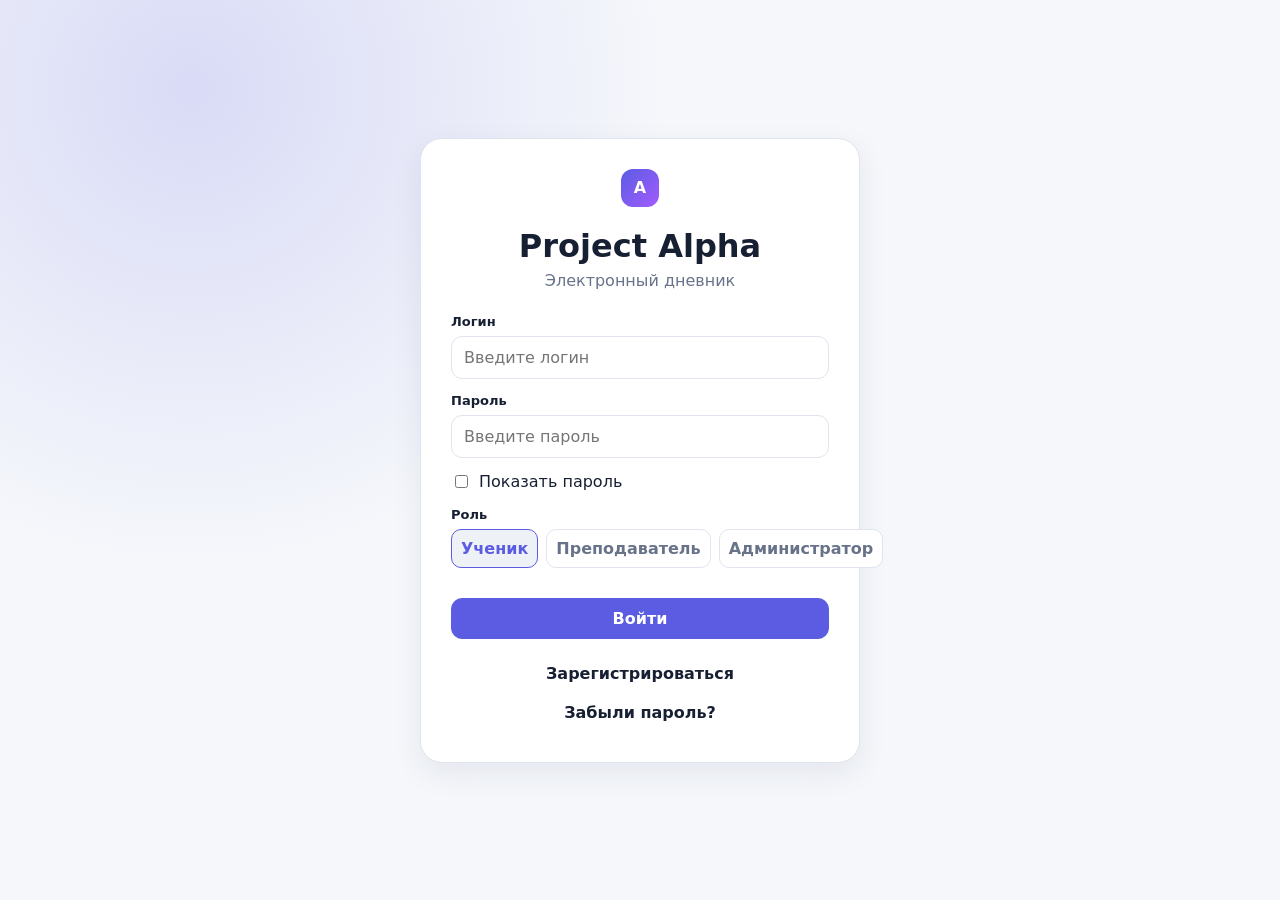
<file: EducationServer/EducationServer/src/EducationServer.Api/wwwroot/index.html>
<!doctype html>
<html lang="ru">
<head>
    <meta charset="UTF-8">
    <meta name="viewport" content="width=device-width,initial-scale=1">
    <meta name="description" content="Project Alpha — электронный дневник">
    <title>Project Alpha</title>
    <link rel="icon" href="data:,">
    <link rel="stylesheet" href="styles.css">
</head>
<body>
    <div id="app"></div>
    <div id="toast-root" aria-live="polite"></div>

    <script src="signalr.min.js"></script>
    <script src="api.js"></script>
    <script src="app.js"></script>
</body>
</html>
</file>
<file: EducationServer/EducationServer/src/EducationServer.Api/wwwroot/styles.css>
:root {
    --bg: #f5f7fb;
    --surface: #fff;
    --surface-2: #eef2f7;
    --text: #172033;
    --muted: #68738a;
    --primary: #5b5ce2;
    --primary-2: #7475f0;
    --success: #19a974;
    --warning: #d99217;
    --danger: #dc4d5d;
    --border: #dfe4ee;
    --shadow: 0 10px 30px rgba(27,38,64,.08);
    --radius: 16px;
    --sidebar: 260px;
    font-family: Inter,ui-sans-serif,system-ui,-apple-system,BlinkMacSystemFont,"Segoe UI",sans-serif;
}

[data-theme="dark"] {
    --bg: #0d111b;
    --surface: #151b28;
    --surface-2: #1d2534;
    --text: #edf1fa;
    --muted: #99a4b8;
    --primary: #8182ff;
    --primary-2: #999aff;
    --border: #2b3445;
    --shadow: 0 12px 34px rgba(0,0,0,.3);
}

* {
    box-sizing: border-box
}

html, body, #app {
    margin: 0;
    min-height: 100%;
    background: var(--bg);
    color: var(--text)
}

button, input, select, textarea {
    font: inherit
}

button {
    cursor: pointer
}

a {
    color: inherit;
    text-decoration: none
}

.hidden {
    display: none !important
}

.app-shell {
    display: grid;
    grid-template-columns: var(--sidebar) 1fr;
    min-height: 100vh
}

.sidebar {
    background: var(--surface);
    border-right: 1px solid var(--border);
    padding: 20px 14px;
    position: sticky;
    top: 0;
    height: 100vh;
    overflow: auto
}

.brand {
    display: flex;
    align-items: center;
    gap: 10px;
    font-size: 20px;
    font-weight: 800;
    padding: 8px 10px 24px
}

.logo {
    width: 38px;
    height: 38px;
    border-radius: 12px;
    background: linear-gradient(135deg,var(--primary),#a35bff);
    display: grid;
    place-items: center;
    color: #fff;
    font-weight: 900
}

.nav-label {
    font-size: 11px;
    color: var(--muted);
    text-transform: uppercase;
    letter-spacing: .08em;
    padding: 15px 10px 7px
}

.nav-btn {
    width: 100%;
    display: flex;
    align-items: center;
    gap: 10px;
    border: 0;
    background: transparent;
    color: var(--muted);
    padding: 11px 12px;
    border-radius: 11px;
    text-align: left;
    margin: 2px 0
}

    .nav-btn:hover, .nav-btn.active {
        background: var(--surface-2);
        color: var(--text)
    }

    .nav-btn.active {
        font-weight: 700;
        color: var(--primary)
    }

.sidebar-bottom {
    margin-top: 20px;
    padding-top: 12px;
    border-top: 1px solid var(--border)
}

.main {
    min-width: 0
}

.topbar {
    height: 72px;
    background: var(--surface);
    border-bottom: 1px solid var(--border);
    display: flex;
    align-items: center;
    justify-content: space-between;
    padding: 0 28px;
    position: sticky;
    top: 0;
    z-index: 10
}

.topbar-left {
    display: flex;
    align-items: center;
    gap: 12px
}

.menu-toggle {
    display: none
}

.page-title {
    font-weight: 800;
    font-size: 19px
}

.top-actions {
    display: flex;
    align-items: center;
    gap: 8px
}

.icon-btn, .avatar {
    border: 1px solid var(--border);
    background: var(--surface);
    color: var(--text);
    width: 40px;
    height: 40px;
    border-radius: 12px;
    display: grid;
    place-items: center
}

.avatar {
    font-weight: 800;
    background: var(--primary);
    color: #fff;
    border: 0
}

.content {
    padding: 28px;
    max-width: 1600px;
    margin: auto
}

.grid {
    display: grid;
    gap: 18px
}

.grid-4 {
    grid-template-columns: repeat(4,1fr)
}

.grid-3 {
    grid-template-columns: repeat(3,1fr)
}

.grid-2 {
    grid-template-columns: repeat(2,1fr)
}

.card {
    background: var(--surface);
    border: 1px solid var(--border);
    border-radius: var(--radius);
    box-shadow: var(--shadow);
    padding: 20px
}

    .card h3, .card h2 {
        margin: 0 0 14px
    }

.muted {
    color: var(--muted)
}

.stat {
    display: flex;
    justify-content: space-between;
    align-items: flex-start
}

.stat-value {
    font-size: 30px;
    font-weight: 850;
    margin-top: 6px
}

.stat-icon {
    width: 44px;
    height: 44px;
    border-radius: 13px;
    background: var(--surface-2);
    display: grid;
    place-items: center
}

.toolbar {
    display: flex;
    gap: 10px;
    align-items: center;
    flex-wrap: wrap;
    margin-bottom: 18px
}

    .toolbar .spacer {
        flex: 1
    }

.btn {
    border: 1px solid var(--border);
    background: var(--surface);
    color: var(--text);
    padding: 10px 14px;
    border-radius: 11px;
    font-weight: 700
}

    .btn:hover {
        background: var(--surface-2)
    }

    .btn.primary {
        background: var(--primary);
        border-color: var(--primary);
        color: #fff
    }

        .btn.primary:hover {
            background: var(--primary-2);
            border-color: var(--primary-2)
        }

    .btn.danger {
        color: #fff;
        background: var(--danger);
        border-color: var(--danger)
    }

    .btn.success {
        color: #fff;
        background: var(--success);
        border-color: var(--success)
    }

    .btn:disabled,
    .btn[disabled] {
        opacity: .55;
        cursor: not-allowed
    }

.input, .select, .textarea {
    width: 100%;
    border: 1px solid var(--border);
    background: var(--surface);
    color: var(--text);
    border-radius: 11px;
    padding: 11px 12px;
    outline: none
}

    .input:focus, .select:focus, .textarea:focus {
        border-color: var(--primary);
        box-shadow: 0 0 0 3px rgba(91,92,226,.13)
    }

    .input:disabled,
    .select:disabled,
    .textarea:disabled {
        background: var(--surface-2);
        color: var(--muted);
        cursor: not-allowed
    }

.textarea {
    min-height: 110px;
    resize: vertical
}

.field {
    display: grid;
    gap: 7px;
    margin-bottom: 14px
}

    .field label {
        font-weight: 700;
        font-size: 13px
    }

.error {
    color: var(--danger);
    font-size: 12px
}

input[type="file"] {
    width: 100%;
    padding: 10px;
    border: 1px dashed var(--border);
    background: var(--surface-2);
    border-radius: 11px;
    cursor: pointer;
    color: var(--text)
}

    input[type="file"]:hover {
        border-color: var(--primary)
    }

.table-wrap {
    overflow: auto;
    border: 1px solid var(--border);
    border-radius: 14px
}

.table {
    width: 100%;
    border-collapse: collapse;
    min-width: 720px
}

    .table th, .table td {
        padding: 13px 14px;
        border-bottom: 1px solid var(--border);
        text-align: left
    }

    .table th {
        background: var(--surface-2);
        font-size: 12px;
        color: var(--muted);
        position: sticky;
        top: 0;
        z-index: 1
    }

    .table tr:last-child td {
        border-bottom: 0
    }

.badge {
    display: inline-flex;
    align-items: center;
    gap: 5px;
    border-radius: 999px;
    padding: 5px 9px;
    font-size: 12px;
    font-weight: 750;
    background: var(--surface-2)
}

    .badge.success {
        color: var(--success)
    }

    .badge.warning {
        color: var(--warning)
    }

    .badge.danger {
        color: var(--danger)
    }

    .badge.primary {
        color: var(--primary)
    }

.schedule {
    display: grid;
    gap: 10px
}

.lesson {
    display: grid;
    grid-template-columns: 85px 1fr auto;
    gap: 16px;
    align-items: center;
    border: 1px solid var(--border);
    border-left: 4px solid var(--primary);
    border-radius: 13px;
    padding: 14px;
    background: var(--surface)
}

    .lesson.practice {
        border-left-color: var(--success)
    }

    .lesson.test {
        border-left-color: var(--danger)
    }

.lesson-time {
    font-weight: 800
}

.lesson-title {
    font-weight: 800
}

.lesson-meta {
    font-size: 13px;
    color: var(--muted);
    margin-top: 4px
}

.calendar {
    display: grid;
    grid-template-columns: repeat(7,1fr);
    border: 1px solid var(--border);
    border-radius: 14px;
    overflow: hidden
}

.day-head, .day {
    padding: 10px;
    border-right: 1px solid var(--border);
    border-bottom: 1px solid var(--border)
}

.day-head {
    background: var(--surface-2);
    font-size: 12px;
    font-weight: 800
}

.day {
    min-height: 110px
}

.day-num {
    font-weight: 800
}

.day.today {
    outline: 2px solid var(--primary);
    outline-offset: -2px
}

.day-event {
    font-size: 11px;
    margin-top: 8px;
    padding: 5px;
    border-radius: 7px;
    background: var(--surface-2)
}

.progress {
    height: 8px;
    border-radius: 999px;
    background: var(--surface-2);
    overflow: hidden
}

    .progress > span {
        display: block;
        height: 100%;
        background: var(--primary);
        border-radius: inherit
    }

.profile {
    display: flex;
    gap: 18px;
    align-items: center
}

.profile-avatar {
    width: 78px;
    height: 78px;
    border-radius: 22px;
    background: linear-gradient(135deg,var(--primary),#a35bff);
    color: #fff;
    display: grid;
    place-items: center;
    font-size: 28px;
    font-weight: 900
}

.empty {
    text-align: center;
    padding: 42px;
    color: var(--muted)
}

    .empty .btn {
        margin-top: 12px
    }

.dropzone {
    border: 2px dashed var(--border);
    border-radius: 15px;
    padding: 28px;
    text-align: center;
    background: var(--surface-2)
}

.tabs {
    display: flex;
    gap: 6px;
    padding: 5px;
    background: var(--surface-2);
    border-radius: 12px;
    width: max-content
}

.tab {
    border: 0;
    background: transparent;
    color: var(--muted);
    padding: 8px 12px;
    border-radius: 9px;
    font-weight: 700
}

    .tab.active {
        background: var(--surface);
        color: var(--text);
        box-shadow: 0 2px 8px rgba(0,0,0,.06)
    }

.auth {
    min-height: 100vh;
    display: grid;
    place-items: center;
    padding: 20px;
    background: radial-gradient(circle at 15% 10%,rgba(91,92,226,.18),transparent 35%),var(--bg)
}

.auth-card {
    width: min(440px,100%);
    background: var(--surface);
    border: 1px solid var(--border);
    border-radius: 22px;
    padding: 30px;
    box-shadow: var(--shadow)
}

.auth-brand {
    display: flex;
    justify-content: center;
    margin-bottom: 20px
}

.auth h1 {
    margin: 0 0 6px;
    text-align: center
}

.auth-sub {
    text-align: center;
    color: var(--muted);
    margin-bottom: 24px
}

.role-grid {
    display: grid;
    grid-template-columns: repeat(3,1fr);
    gap: 8px;
    margin-bottom: 16px
}

.role {
    border: 1px solid var(--border);
    background: var(--surface);
    border-radius: 10px;
    padding: 9px;
    text-align: center;
    color: var(--muted);
    font-weight: 700
}

    .role.selected {
        border-color: var(--primary);
        color: var(--primary);
        background: var(--surface-2)
    }

.modal-backdrop {
    position: fixed;
    inset: 0;
    background: rgba(0,0,0,.5);
    display: grid;
    place-items: center;
    z-index: 50;
    padding: 20px;
    animation: fadeIn .15s ease-out
}

.modal {
    width: min(620px,100%);
    max-height: 90vh;
    overflow: auto;
    background: var(--surface);
    border-radius: 18px;
    padding: 22px;
    border: 1px solid var(--border);
    animation: modalIn .18s ease-out
}

.modal-head {
    display: flex;
    justify-content: space-between;
    align-items: center;
    margin-bottom: 18px
}

.modal h3 {
    margin-top: 0
}

.modal a {
    color: var(--primary);
    font-weight: 700;
    text-decoration: underline
}

    .modal a:hover {
        color: var(--primary-2)
    }

.modal .textarea {
    min-height: 80px
}

.modal input[type="number"] {
    width: 100%;
    border: 1px solid var(--border);
    background: var(--surface);
    color: var(--text);
    border-radius: 11px;
    padding: 10px 12px;
}

.modal.loading {
    position: relative;
    pointer-events: none;
    opacity: .7
}

    .modal.loading::after {
        content: "";
        position: absolute;
        inset: 0;
        background: rgba(255,255,255,.4);
        border-radius: inherit
    }

.toast {
    position: fixed;
    right: 20px;
    bottom: 20px;
    background: var(--surface);
    color: var(--text);
    border: 1px solid var(--border);
    box-shadow: var(--shadow);
    border-radius: 12px;
    padding: 13px 16px;
    z-index: 100;
    animation: toast .2s ease-out
}

.spinner {
    width: 22px;
    height: 22px;
    border: 3px solid var(--border);
    border-top-color: var(--primary);
    border-radius: 50%;
    animation: spin .8s linear infinite;
    display: inline-block;
    vertical-align: middle
}

.loading-row {
    display: flex;
    align-items: center;
    gap: 10px;
    color: var(--muted);
    padding: 20px
}

.code {
    background: #111827;
    color: #d7e2f3;
    border-radius: 14px;
    padding: 18px;
    min-height: 250px;
    font-family: ui-monospace,SFMono-Regular,Menlo,monospace;
    white-space: pre;
    overflow: auto
}

.console {
    background: #0a0e14;
    color: #9ee7b7;
    border-radius: 12px;
    padding: 14px;
    min-height: 90px;
    font-family: monospace
}

::-webkit-scrollbar {
    width: 10px;
    height: 10px
}

::-webkit-scrollbar-track {
    background: transparent
}

::-webkit-scrollbar-thumb {
    background: var(--border);
    border-radius: 8px
}

    ::-webkit-scrollbar-thumb:hover {
        background: var(--muted)
    }

@keyframes spin {
    to {
        transform: rotate(360deg)
    }
}

@keyframes fadeIn {
    from {
        opacity: 0;
        transform: translateY(4px)
    }

    to {
        opacity: 1;
        transform: none
    }
}

@keyframes modalIn {
    from {
        opacity: 0;
        transform: scale(.98)
    }

    to {
        opacity: 1;
        transform: none
    }
}

@keyframes toast {
    from {
        transform: translateY(10px);
        opacity: 0
    }

    to {
        transform: none;
        opacity: 1
    }
}

@media(max-width:1000px) {
    .grid-4 {
        grid-template-columns: repeat(2,1fr)
    }

    .sidebar {
        width: var(--sidebar)
    }
}

@media(max-width:768px) {
    .app-shell {
        display: block
    }

    .sidebar {
        position: fixed;
        left: -280px;
        z-index: 40;
        transition: .2s
    }

        .sidebar.open {
            left: 0
        }

    .main {
        width: 100%
    }

    .menu-toggle {
        display: grid
    }

    .topbar {
        padding: 0 15px
    }

    .content {
        padding: 18px
    }

    .grid-3, .grid-2, .grid-4 {
        grid-template-columns: 1fr
    }

    .calendar {
        min-width: 700px
    }

    .calendar-wrap {
        overflow: auto
    }

    .lesson {
        grid-template-columns: 70px 1fr
    }

        .lesson .badge {
            display: none
        }

    .page-title {
        font-size: 16px
    }
}
</file>
